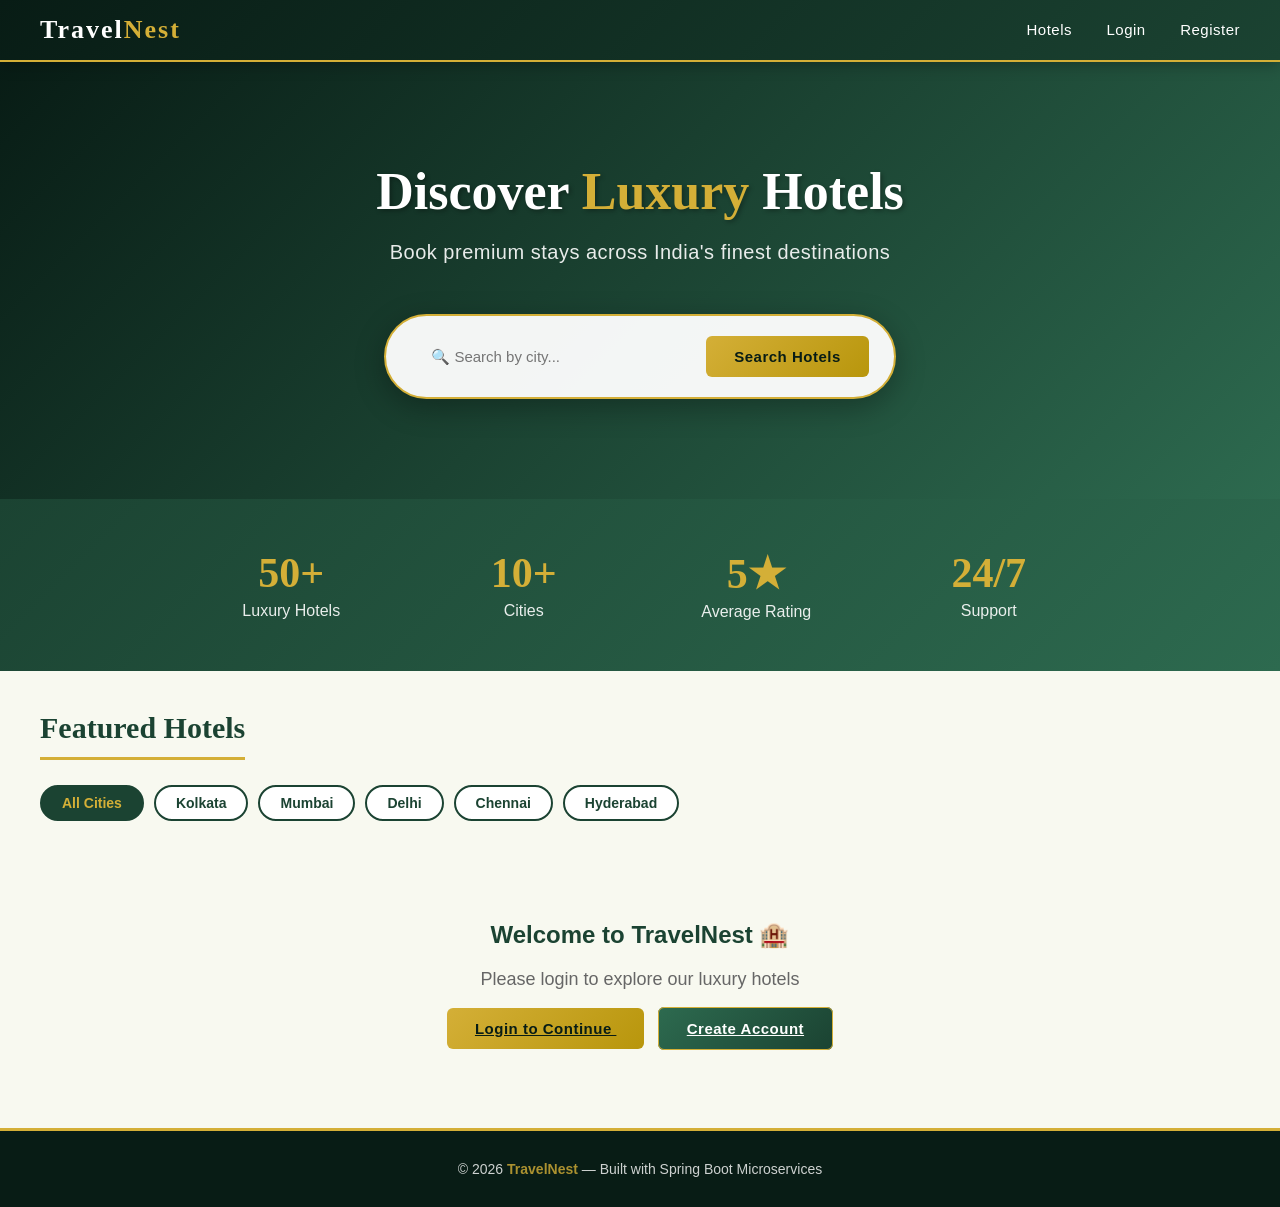
<file: frontend/index.html>
<!DOCTYPE html>
<html lang="en">
<head>
    <meta charset="UTF-8">
    <meta name="viewport" content="width=device-width, initial-scale=1.0">
    <title>TravelNest — Luxury Hotel Booking</title>
    <link rel="stylesheet" href="css/style.css">
</head>
<body>

<!-- NAVBAR -->
<nav class="navbar">
    <a href="index.html" class="logo">Travel<span>Nest</span></a>
    <div id="nav-links"></div>
</nav>

<!-- HERO SECTION -->
<section class="hero">
    <div class="hero-content">
        <h1>Discover <span>Luxury</span> Hotels</h1>
        <p>Book premium stays across India's finest destinations</p>

        <div class="search-box">
            <input
                    type="text"
                    id="search-city"
                    placeholder="🔍 Search by city..."
            />
            <button class="btn btn-primary" onclick="searchHotels()">
                Search Hotels
            </button>
        </div>
    </div>
</section>

<!-- STATS SECTION -->
<section class="stats-section">
    <div class="stats-grid">
        <div class="stat-item">
            <h3>50+</h3>
            <p>Luxury Hotels</p>
        </div>
        <div class="stat-item">
            <h3>10+</h3>
            <p>Cities</p>
        </div>
        <div class="stat-item">
            <h3>5★</h3>
            <p>Average Rating</p>
        </div>
        <div class="stat-item">
            <h3>24/7</h3>
            <p>Support</p>
        </div>
    </div>
</section>

<!-- CITY FILTER TABS -->
<div class="section" style="padding-bottom:0">
    <h2 class="section-title">Featured Hotels</h2>
</div>

<div class="city-tabs">
    <button class="city-tab active" onclick="filterCity('all', this)">
        All Cities
    </button>
    <button class="city-tab" onclick="filterCity('Kolkata', this)">
        Kolkata
    </button>
    <button class="city-tab" onclick="filterCity('Mumbai', this)">
        Mumbai
    </button>
    <button class="city-tab" onclick="filterCity('Delhi', this)">
        Delhi
    </button>
    <button class="city-tab" onclick="filterCity('Chennai', this)">
        Chennai
    </button>
    <button class="city-tab" onclick="filterCity('Hyderabad', this)">
        Hyderabad
    </button>
</div>

<!-- HOTELS GRID -->
<div id="hotels-container" class="hotels-grid">
    <div class="spinner">✨ Loading luxury hotels...</div>
</div>

<!-- FOOTER -->
<footer>
    <p>© 2026 <span>TravelNest</span> — Built with Spring Boot Microservices</p>
</footer>

<script src="js/auth.js"></script>
<script src="js/api.js"></script>
<script>
    updateNavbar();

    let allHotels = [];

    // Load all hotels
    async function loadHotels() {
        try {
            if (!isLoggedIn()) {
                document.getElementById("hotels-container").innerHTML = `
                    <div style="grid-column:1/-1; text-align:center; padding:60px">
                        <h2 style="color:var(--primary); margin-bottom:20px">
                            Welcome to TravelNest 🏨
                        </h2>
                        <p style="color:#666; margin-bottom:30px; font-size:18px">
                            Please login to explore our luxury hotels
                        </p>
                        <a href="login.html" class="btn btn-primary">
                            Login to Continue
                        </a>
                        &nbsp;&nbsp;
                        <a href="register.html" class="btn btn-success">
                            Create Account
                        </a>
                    </div>
                `;
                return;
            }

            allHotels = await HotelAPI.getAllHotels();
            displayHotels(allHotels);
        } catch (error) {
            document.getElementById("hotels-container").innerHTML = `
                <div class="alert alert-error">Failed to load hotels!</div>
            `;
        }
    }

    // Filter hotels by city
    async function filterCity(city, btn) {
        // Update active tab
        document.querySelectorAll('.city-tab').forEach(t =>
            t.classList.remove('active')
        );
        btn.classList.add('active');

        if (!isLoggedIn()) {
            window.location.href = "login.html";
            return;
        }

        if (city === 'all') {
            displayHotels(allHotels);
        } else {
            const filtered = allHotels.filter(h =>
                h.city.toLowerCase() === city.toLowerCase()
            );
            displayHotels(filtered);
        }
    }

    // Search hotels by city
    async function searchHotels() {
        const city = document.getElementById("search-city").value.trim();

        if (!isLoggedIn()) {
            window.location.href = "login.html";
            return;
        }

        if (!city) {
            displayHotels(allHotels);
            return;
        }

        document.getElementById("hotels-container").innerHTML = `
            <div class="spinner">Searching...</div>
        `;

        try {
            const hotels = await HotelAPI.getHotelsByCity(city);
            displayHotels(hotels);
        } catch (error) {
            document.getElementById("hotels-container").innerHTML = `
                <div class="alert alert-error">Search failed!</div>
            `;
        }
    }

    // Display hotels as cards
    function displayHotels(hotels) {
        const container = document.getElementById("hotels-container");

        if (!hotels || hotels.length === 0) {
            container.innerHTML = `
                <div style="grid-column:1/-1; text-align:center; padding:40px">
                    <p style="font-size:18px; color:#666">
                        No hotels found in this city.
                    </p>
                </div>
            `;
            return;
        }

        container.innerHTML = hotels.map(hotel => `
            <div class="hotel-card"
                 onclick="window.location.href=
                 'hotel-detail.html?id=${hotel.id}'">
                <div style="overflow:hidden; height:210px">
                    <img src="${hotel.imageUrl ||
                        'https://images.unsplash.com/photo-1566073771259-6a8506099945?w=800'}"
                         alt="${hotel.name}"
                         style="width:100%; height:210px; object-fit:cover"
                         onerror="this.src=
                         'https://images.unsplash.com/photo-1566073771259-6a8506099945?w=800'">
                </div>
                <div class="hotel-card-body">
                    <h3>${hotel.name}</h3>
                    <p class="city">📍 ${hotel.city}</p>
                    <p class="description">${hotel.description}</p>
                    <p class="rating">⭐ ${hotel.rating} / 5.0</p>
                </div>
            </div>
        `).join("");
    }

    // Allow Enter key for search
    document.getElementById("search-city").addEventListener("keypress", (e) => {
        if (e.key === "Enter") searchHotels();
    });

    loadHotels();
</script>

</body>
</html>
</file>
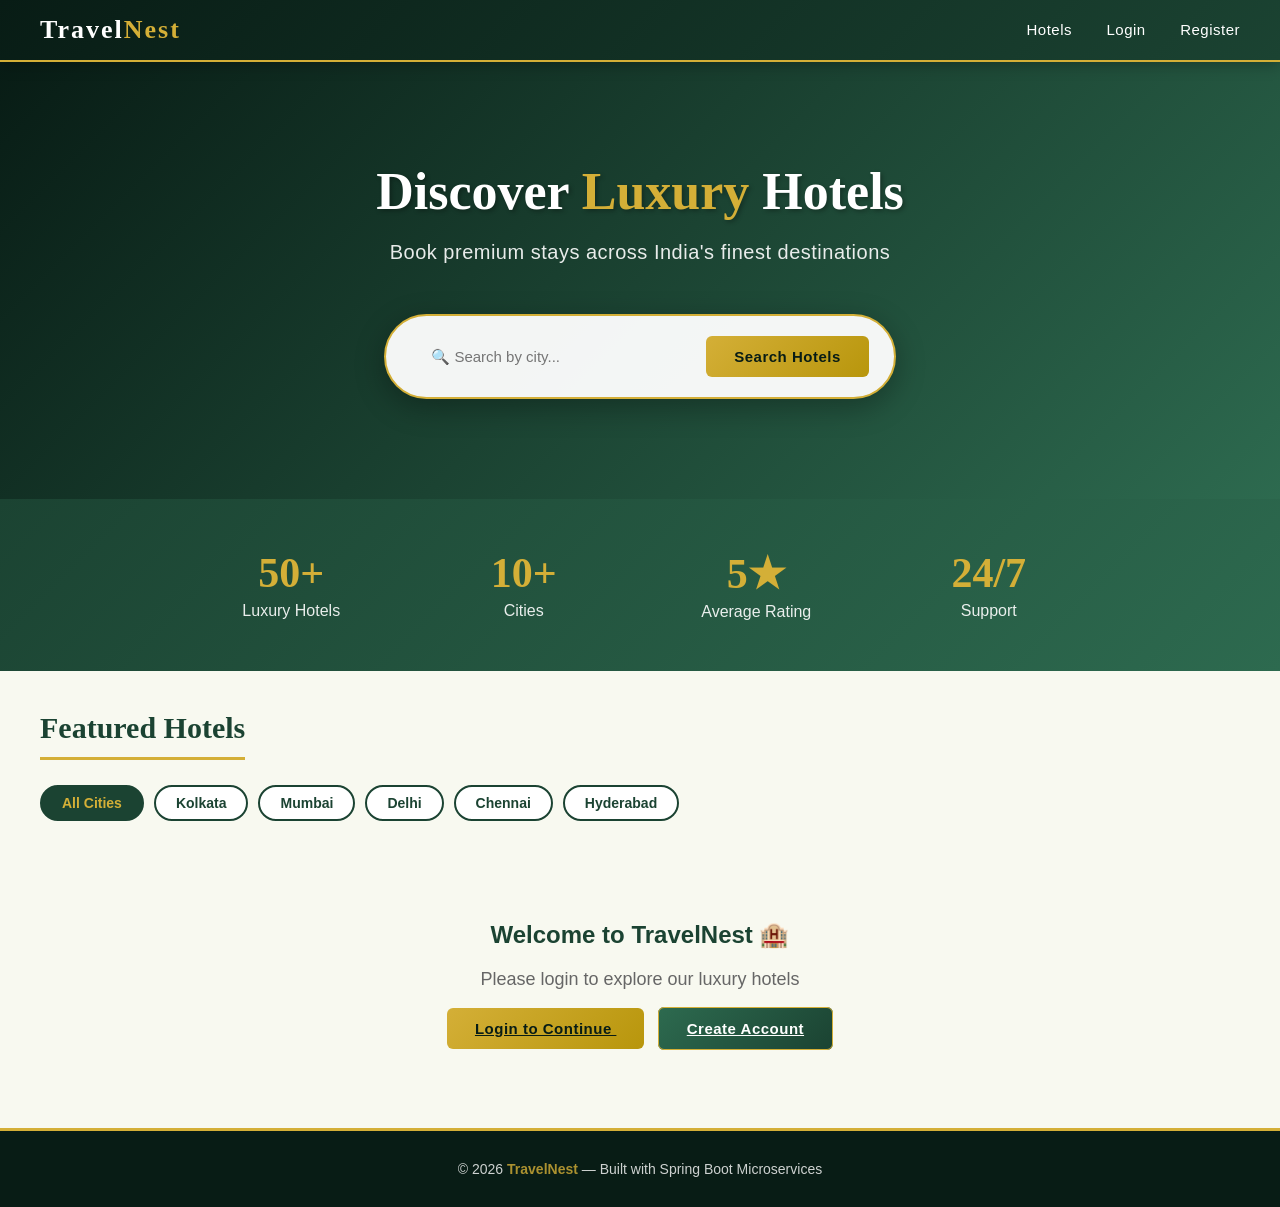
<file: frontend/booking.html>
<!DOCTYPE html>
<html lang="en">
<head>
    <meta charset="UTF-8">
    <meta name="viewport" content="width=device-width, initial-scale=1.0">
    <title>Book Room — TravelNest</title>
    <link rel="stylesheet" href="css/style.css">
</head>
<body>

<!-- NAVBAR -->
<nav class="navbar">
    <a href="index.html" class="logo">Travel<span>Nest</span></a>
    <div id="nav-links"></div>
</nav>

<!-- BOOKING FORM -->
<div class="form-container" style="max-width:550px">
    <h2>📅 Complete Your Booking</h2>

    <div id="alert-box"></div>

    <!-- Room Summary -->
    <div id="room-summary" style="background:#e3f2fd; padding:15px;
         border-radius:8px; margin-bottom:25px"></div>

    <div class="form-group">
        <label>Check-in Date</label>
        <input type="date" id="checkIn" />
    </div>

    <div class="form-group">
        <label>Check-out Date</label>
        <input type="date" id="checkOut" />
    </div>

    <div class="form-group">
        <label>Number of Guests</label>
        <input type="number" id="guests" value="1" min="1" max="10" />
    </div>

    <!-- Price Summary -->
    <div id="price-summary" style="background:#f5f5f5; padding:15px;
         border-radius:8px; margin-bottom:20px">
        <p>Select dates to see total price</p>
    </div>

    <button class="btn btn-success" style="width:100%"
            onclick="confirmBooking()">
        💳 Confirm & Pay
    </button>

    <button class="btn btn-danger" style="width:100%; margin-top:10px"
            onclick="history.back()">
        ← Go Back
    </button>
</div>

<script src="js/auth.js"></script>
<script src="js/api.js"></script>
<script>
    requireAuth();
    updateNavbar();

    // Get selected room from localStorage
    const selectedRoom = JSON.parse(
        localStorage.getItem("selectedRoom") || "{}"
    );

    if (!selectedRoom.roomId) {
        window.location.href = "index.html";
    }

    // Show room summary
    document.getElementById("room-summary").innerHTML = `
        <strong>🏨 Room ${selectedRoom.roomNumber}</strong><br>
        <span>₹${selectedRoom.price}/night</span>
    `;

    // Set minimum date to today
    const today = new Date().toISOString().split("T")[0];
    document.getElementById("checkIn").min = today;
    document.getElementById("checkOut").min = today;

    // Calculate price when dates change
    document.getElementById("checkIn").addEventListener("change", updatePrice);
    document.getElementById("checkOut").addEventListener("change", updatePrice);

    function updatePrice() {
        const checkIn = document.getElementById("checkIn").value;
        const checkOut = document.getElementById("checkOut").value;

        if (checkIn && checkOut) {
            const nights = Math.ceil(
                (new Date(checkOut) - new Date(checkIn)) / (1000 * 60 * 60 * 24)
            );

            if (nights <= 0) {
                document.getElementById("price-summary").innerHTML = `
                    <p style="color:red">Check-out must be after check-in!</p>
                `;
                return;
            }

            const total = nights * selectedRoom.price;
            document.getElementById("price-summary").innerHTML = `
                <p>🌙 Nights: <strong>${nights}</strong></p>
                <p>💰 Price/night: <strong>₹${selectedRoom.price}</strong></p>
                <p style="font-size:18px; color:#43a047; font-weight:bold">
                    Total: ₹${total}
                </p>
            `;
        }
    }

    // Confirm booking
    async function confirmBooking() {
        const checkIn = document.getElementById("checkIn").value;
        const checkOut = document.getElementById("checkOut").value;
        const guests = document.getElementById("guests").value;
        const alertBox = document.getElementById("alert-box");

        if (!checkIn || !checkOut) {
            alertBox.innerHTML = `
                <div class="alert alert-error">Please select dates!</div>
            `;
            return;
        }

        const bookingData = {
            hotelId: parseInt(selectedRoom.hotelId),
            roomId: parseInt(selectedRoom.roomId),
            userEmail: getUserEmail(),
            checkInDate: checkIn,
            checkOutDate: checkOut,
            numberOfGuests: parseInt(guests)
        };

        try {
            alertBox.innerHTML = `
                <div class="alert alert-success">Processing payment... ⏳</div>
            `;

            const booking = await BookingAPI.createBooking(bookingData);

            if (booking.status === "CONFIRMED") {
                alertBox.innerHTML = `
                    <div class="alert alert-success">
                        🎉 Booking Confirmed! Check your email for details.
                    </div>
                `;
                // Clear selected room
                localStorage.removeItem("selectedRoom");
                // Redirect to dashboard after 2 seconds
                setTimeout(() => window.location.href = "dashboard.html", 2000);
            } else {
                alertBox.innerHTML = `
                    <div class="alert alert-error">Booking failed! Try again.</div>
                `;
            }
        } catch (error) {
            alertBox.innerHTML = `
                <div class="alert alert-error">Booking failed! Try again.</div>
            `;
        }
    }
</script>

</body>
</html>
</file>
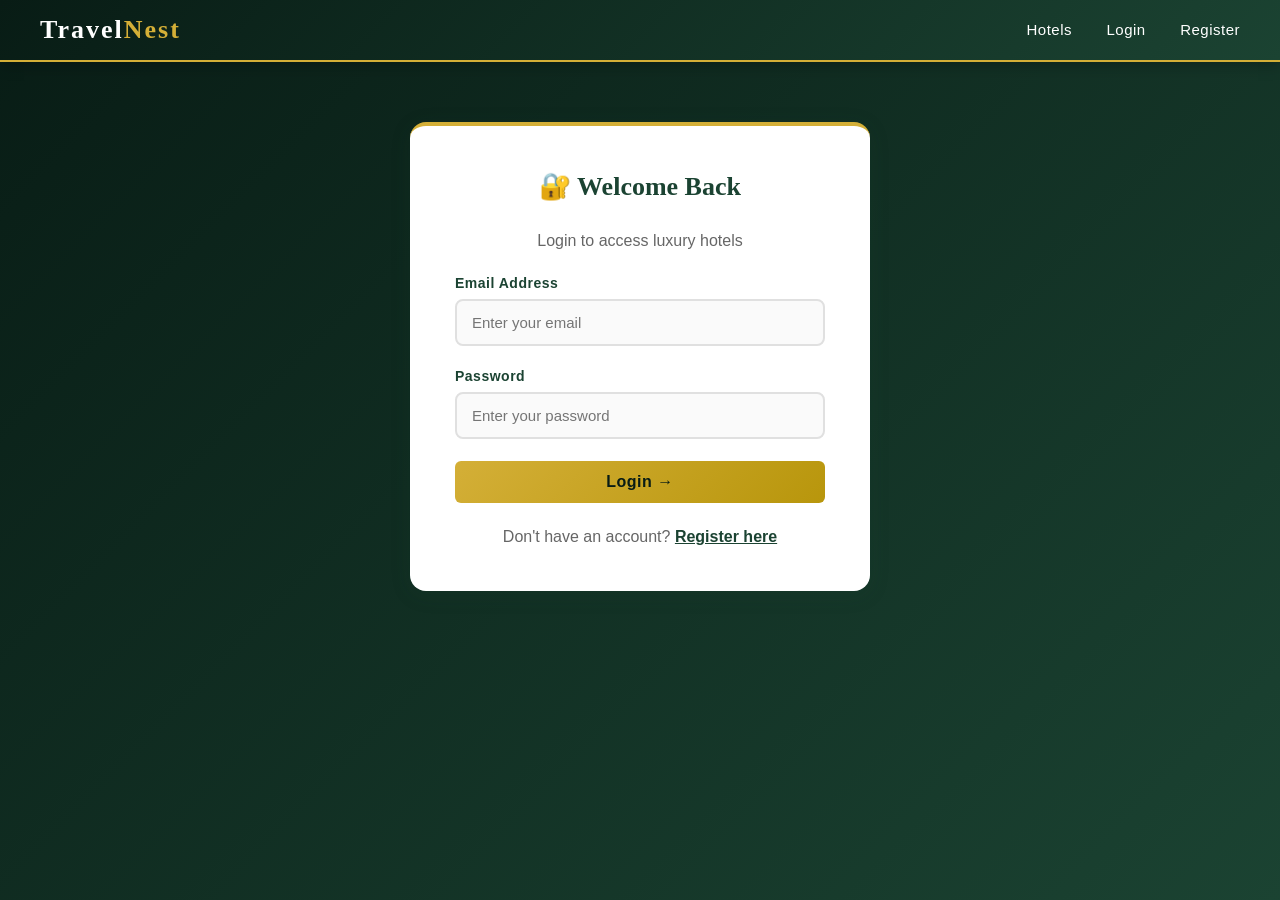
<file: frontend/dashboard.html>
<!DOCTYPE html>
<html lang="en">
<head>
    <meta charset="UTF-8">
    <meta name="viewport" content="width=device-width, initial-scale=1.0">
    <title>My Bookings — TravelNest</title>
    <link rel="stylesheet" href="css/style.css">
</head>
<body>

<!-- NAVBAR -->
<nav class="navbar">
    <a href="index.html" class="logo">Travel<span>Nest</span></a>
    <div id="nav-links"></div>
</nav>

<!-- DASHBOARD -->
<div class="section">
    <h2 class="section-title">📋 My Bookings</h2>

    <div id="alert-box"></div>
    <div id="bookings-container">
        <div class="spinner">Loading your bookings...</div>
    </div>
</div>

<script src="js/auth.js"></script>
<script src="js/api.js"></script>
<script>
    requireAuth();
    updateNavbar();

    // Load user bookings
    async function loadBookings() {
        try {
            const email = getUserEmail();
            const bookings = await BookingAPI.getUserBookings(email);
            const container = document.getElementById("bookings-container");

            if (!bookings || bookings.length === 0) {
                container.innerHTML = `
                    <div class="alert alert-error">
                        No bookings yet!
                        <a href="index.html">Book a hotel</a>
                    </div>
                `;
                return;
            }

            // Show newest bookings first
            bookings.reverse();

            container.innerHTML = bookings.map(booking => `
                <div class="booking-card">
                    <div class="booking-info">
                        <h3>🏨 ${booking.hotelName}</h3>
                        <p>🛏️ Room: ${booking.roomNumber}</p>
                        <p>📅 Check-in: ${booking.checkInDate}</p>
                        <p>📅 Check-out: ${booking.checkOutDate}</p>
                        <p>👥 Guests: ${booking.numberOfGuests}</p>
                        <p>💰 Total: ₹${booking.totalAmount}</p>
                    </div>
                    <div style="text-align:center">
                        <span class="status-badge status-${booking.status.toLowerCase()}">
                            ${booking.status}
                        </span>
                        ${booking.status === "CONFIRMED" ? `
                            <br><br>
                            <button class="btn btn-danger"
                                    onclick="cancelBooking(${booking.id})">
                                Cancel
                            </button>
                        ` : ""}
                    </div>
                </div>
            `).join("");

        } catch (error) {
            document.getElementById("bookings-container").innerHTML = `
                <div class="alert alert-error">Failed to load bookings!</div>
            `;
        }
    }

    // Cancel booking
    async function cancelBooking(bookingId) {
        if (!confirm("Are you sure you want to cancel this booking?")) return;

        try {
            const result = await BookingAPI.cancelBooking(bookingId);
            if (result.status === "CANCELLED") {
                document.getElementById("alert-box").innerHTML = `
                    <div class="alert alert-success">
                        Booking cancelled successfully!
                    </div>
                `;
                loadBookings(); // Reload bookings
            }
        } catch (error) {
            document.getElementById("alert-box").innerHTML = `
                <div class="alert alert-error">Cancellation failed!</div>
            `;
        }
    }

    loadBookings();
</script>

</body>
</html>
</file>
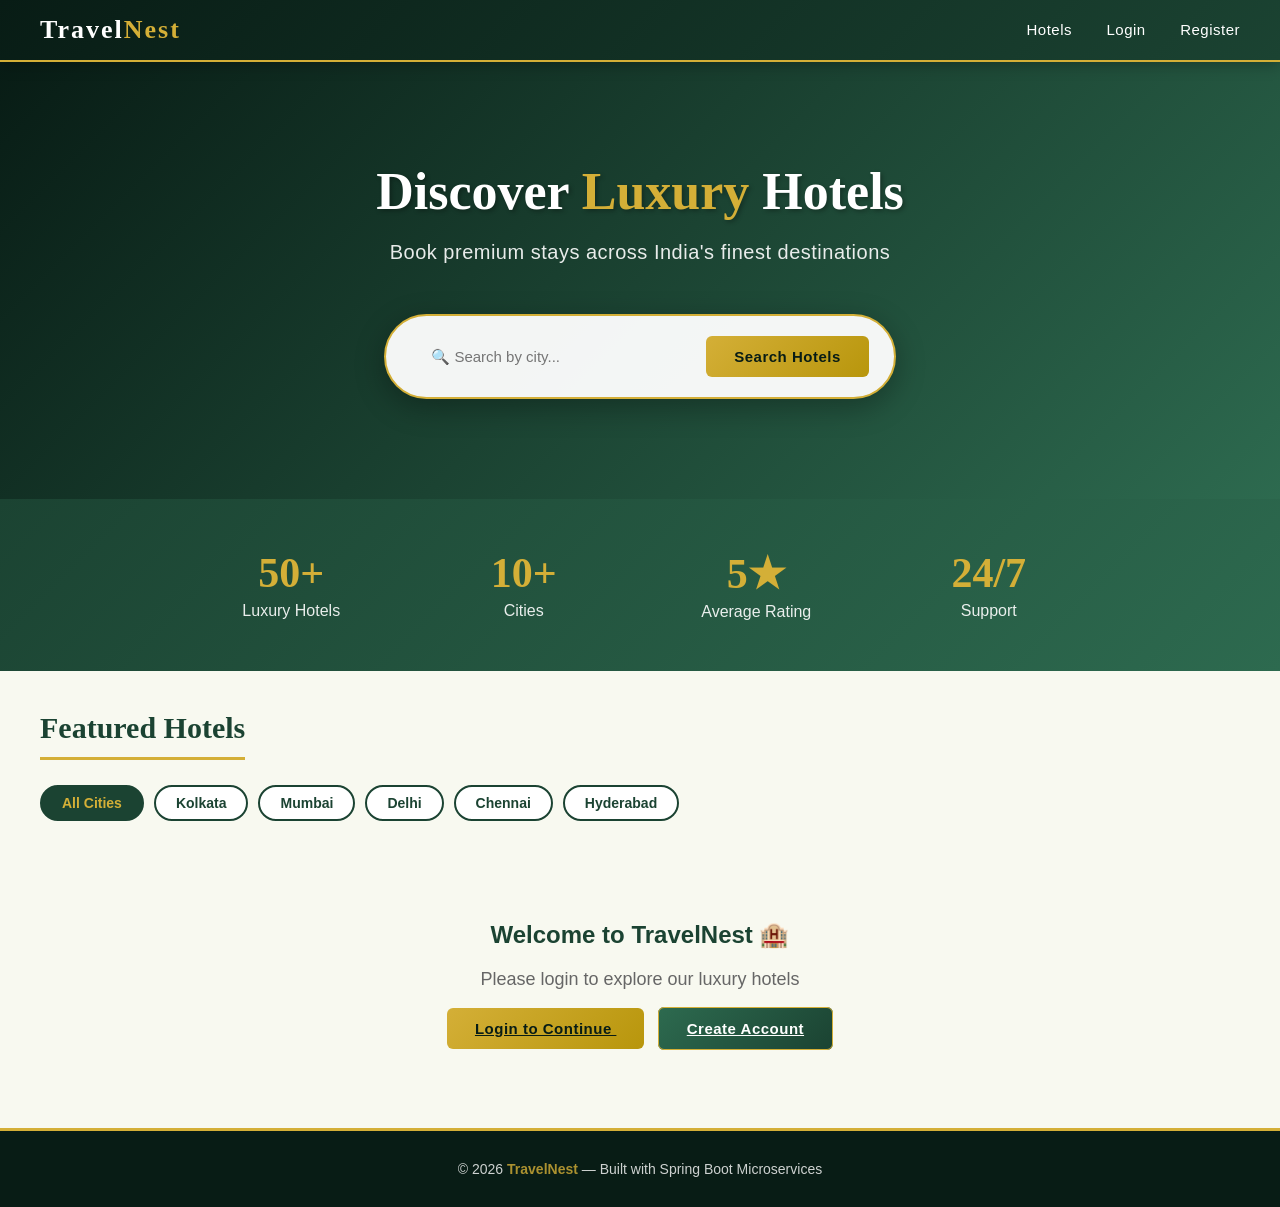
<file: frontend/hotel-detail.html>
<!DOCTYPE html>
<html lang="en">
<head>
    <meta charset="UTF-8">
    <meta name="viewport" content="width=device-width, initial-scale=1.0">
    <title>Hotel Details — TravelNest</title>
    <link rel="stylesheet" href="css/style.css">
</head>
<body>

<!-- NAVBAR -->
<nav class="navbar">
    <a href="index.html" class="logo">Travel<span>Nest</span></a>
    <div id="nav-links"></div>
</nav>

<!-- HOTEL DETAILS -->
<div class="section">

    <!-- Hotel Info -->
    <div id="hotel-info" class="spinner">Loading hotel...</div>

    <!-- Available Rooms -->
    <h2 class="section-title" style="margin-top:40px">Available Rooms</h2>
    <div id="rooms-container" class="rooms-grid">
        <div class="spinner">Loading rooms...</div>
    </div>
</div>

<script src="js/auth.js"></script>
<script src="js/api.js"></script>
<script>
    requireAuth();
    updateNavbar();

    // Get hotel id from URL
    // URL looks like: hotel-detail.html?id=1
    const urlParams = new URLSearchParams(window.location.search);
    const hotelId = urlParams.get("id");

    if (!hotelId) {
        window.location.href = "index.html";
    }

    // Load hotel details
    async function loadHotelDetail() {
        try {
            const hotel = await HotelAPI.getHotelById(hotelId);

            document.getElementById("hotel-info").innerHTML = `
                <div style="background:white; border-radius:12px;
                            padding:30px; box-shadow:0 4px 15px rgba(0,0,0,0.1)">
                    <img src="${hotel.imageUrl || 'https://via.placeholder.com/800x300?text=' + hotel.name}"
                         style="width:100%; height:300px; object-fit:cover;
                                border-radius:8px; margin-bottom:20px"
                         onerror="this.src='https://via.placeholder.com/800x300?text=Hotel'">
                    <h1 style="color:#1a73e8">${hotel.name}</h1>
                    <p>📍 ${hotel.address}, ${hotel.city}</p>
                    <p style="margin-top:10px">${hotel.description}</p>
                    <p style="color:#ffa000; font-weight:bold; margin-top:10px">
                        ⭐ ${hotel.rating}/5
                    </p>
                </div>
            `;

            // Load available rooms
            loadRooms();
        } catch (error) {
            document.getElementById("hotel-info").innerHTML = `
                <div class="alert alert-error">Failed to load hotel!</div>
            `;
        }
    }

    // Load available rooms
    async function loadRooms() {
        try {
            const rooms = await HotelAPI.getAvailableRooms(hotelId);
            const container = document.getElementById("rooms-container");

            if (!rooms || rooms.length === 0) {
                container.innerHTML = `
                    <div class="alert alert-error">No rooms available!</div>
                `;
                return;
            }

            container.innerHTML = rooms.map(room => `
                <div class="room-card">
                    <h4>Room ${room.roomNumber}</h4>
                    <span class="badge badge-available">✅ Available</span>
                    <p><strong>Type:</strong> ${room.roomType}</p>
                    <p><strong>Capacity:</strong> ${room.capacity} guests</p>
                    <p>${room.description || ''}</p>
                    <p class="price">₹${room.pricePerNight}/night</p>
                    <button class="btn btn-primary" style="width:100%; margin-top:10px"
                            onclick="bookRoom(${room.id}, ${room.pricePerNight}, '${room.roomNumber}')">
                        Book Now
                    </button>
                </div>
            `).join("");
        } catch (error) {
            document.getElementById("rooms-container").innerHTML = `
                <div class="alert alert-error">Failed to load rooms!</div>
            `;
        }
    }

    // Book room → go to booking page
    function bookRoom(roomId, price, roomNumber) {
        // Save booking details to localStorage
        localStorage.setItem("selectedRoom", JSON.stringify({
            roomId, price, roomNumber, hotelId
        }));
        window.location.href = "booking.html";
    }

    loadHotelDetail();
</script>

</body>
</html>
</file>
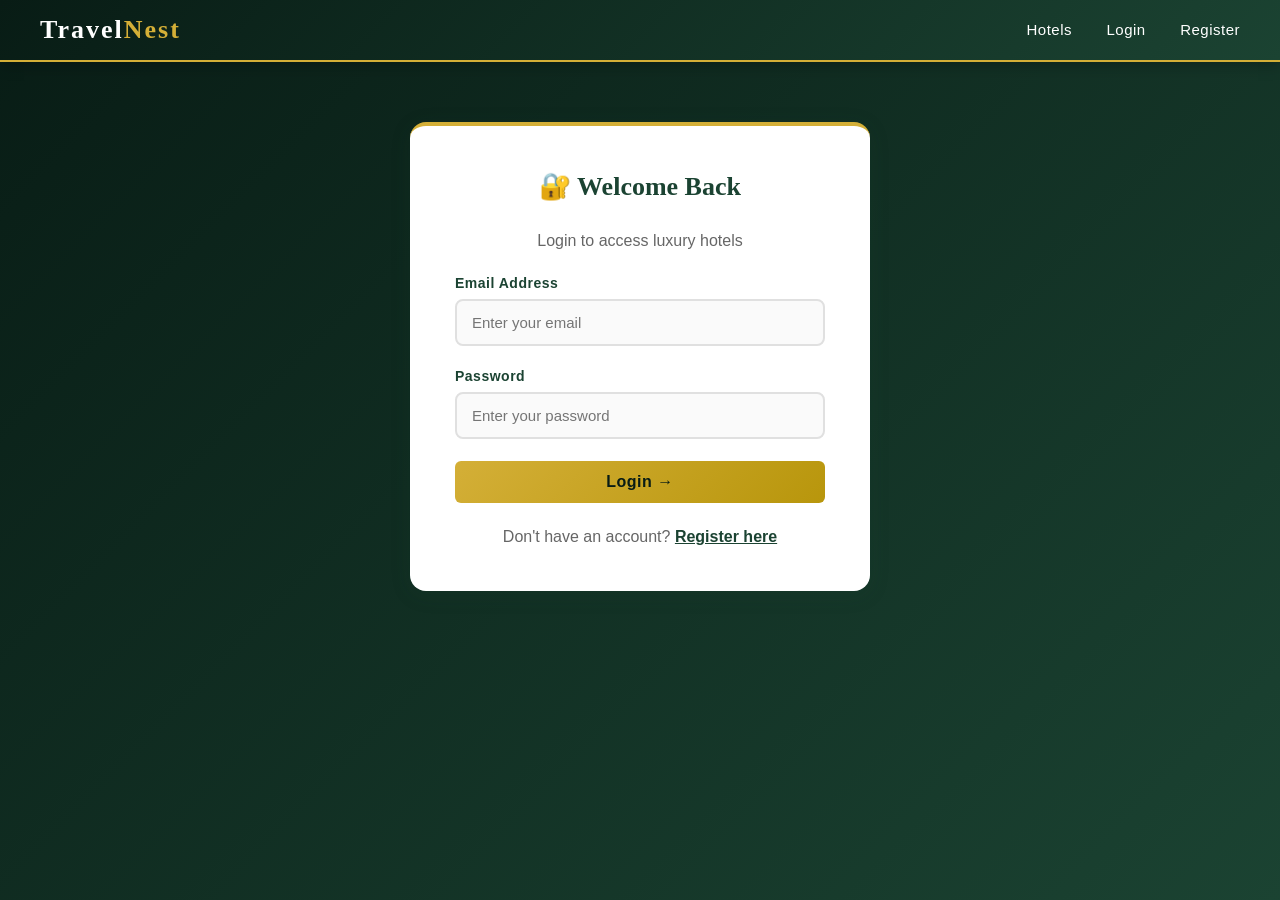
<file: frontend/hotels.html>
<!DOCTYPE html>
<html lang="en">
<head>
    <meta charset="UTF-8">
    <meta name="viewport" content="width=device-width, initial-scale=1.0">
    <title>Hotels — TravelNest</title>
    <link rel="stylesheet" href="css/style.css">
</head>
<body>

<nav class="navbar">
    <a href="index.html" class="logo">Travel<span>Nest</span></a>
    <div id="nav-links"></div>
</nav>

<section class="section">
    <h2 class="section-title">All Hotels</h2>

    <!-- Search Bar -->
    <div style="margin-bottom:30px">
        <input type="text" id="search-city"
               placeholder="Search by city..."
               style="padding:12px; width:300px; border:2px solid #e0e0e0;
                      border-radius:8px; font-size:15px; outline:none"/>
        <button class="btn btn-primary" onclick="searchHotels()">
            🔍 Search
        </button>
        <button class="btn" style="background:#grey"
                onclick="loadAllHotels()">
            Show All
        </button>
    </div>

    <div id="hotels-container" class="hotels-grid">
        <div class="spinner">Loading hotels...</div>
    </div>
</section>

<footer>
    <p>© 2026 TravelNest. Built with Spring Boot Microservices.</p>
</footer>

<script src="js/auth.js"></script>
<script src="js/api.js"></script>
<script>
    requireAuth();
    updateNavbar();

    async function loadAllHotels() {
        document.getElementById("hotels-container").innerHTML =
            `<div class="spinner">Loading...</div>`;
        try {
            const hotels = await HotelAPI.getAllHotels();
            displayHotels(hotels);
        } catch (e) {
            document.getElementById("hotels-container").innerHTML =
                `<div class="alert alert-error">Failed to load!</div>`;
        }
    }

    async function searchHotels() {
        const city = document.getElementById("search-city").value.trim();
        if (!city) { loadAllHotels(); return; }

        document.getElementById("hotels-container").innerHTML =
            `<div class="spinner">Searching...</div>`;
        try {
            const hotels = await HotelAPI.getHotelsByCity(city);
            displayHotels(hotels);
        } catch (e) {
            document.getElementById("hotels-container").innerHTML =
                `<div class="alert alert-error">Search failed!</div>`;
        }
    }

    function displayHotels(hotels) {
        const container = document.getElementById("hotels-container");
        if (!hotels || hotels.length === 0) {
            container.innerHTML =
                `<div class="alert alert-error">No hotels found!</div>`;
            return;
        }
        container.innerHTML = hotels.map(hotel => `
            <div class="hotel-card"
                 onclick="window.location.href=
                 'hotel-detail.html?id=${hotel.id}'">
                <img src="${hotel.imageUrl ||
                    'https://via.placeholder.com/300x200?text=Hotel'}"
                     alt="${hotel.name}"
                     onerror="this.src=
                     'https://via.placeholder.com/300x200?text=Hotel'">
                <div class="hotel-card-body">
                    <h3>${hotel.name}</h3>
                    <p class="city">📍 ${hotel.city}</p>
                    <p>${hotel.description}</p>
                    <p class="rating">⭐ ${hotel.rating}/5</p>
                </div>
            </div>
        `).join("");
    }

    loadAllHotels();
</script>
</body>
</html>
</file>
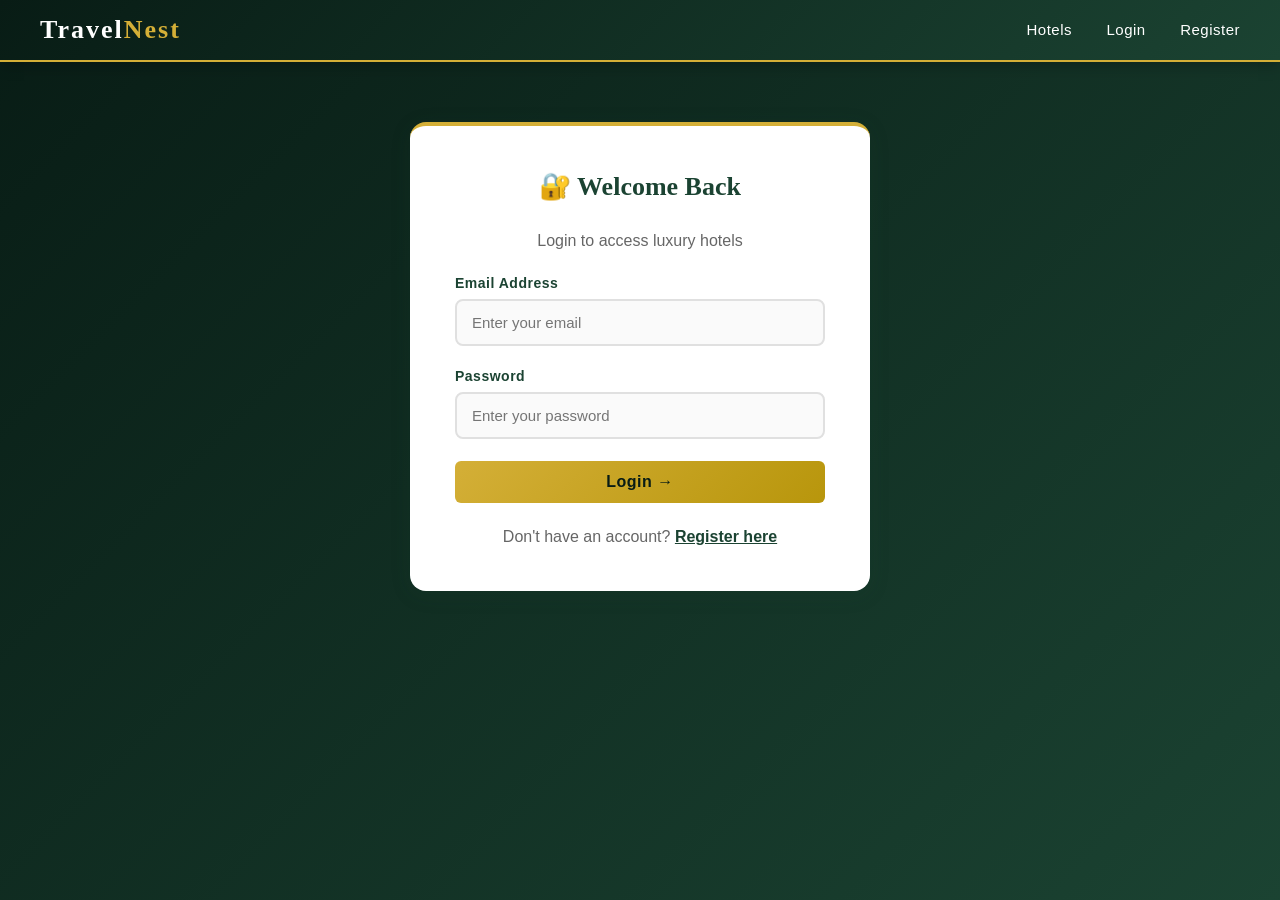
<file: frontend/login.html>
<!DOCTYPE html>
<html lang="en">
<head>
    <meta charset="UTF-8">
    <meta name="viewport" content="width=device-width, initial-scale=1.0">
    <title>Login — TravelNest</title>
    <link rel="stylesheet" href="css/style.css">
    <style>
        body {
            background: linear-gradient(135deg, #081C15, #1B4332);
            min-height: 100vh;
        }
        .form-container {
            border-top: 4px solid #D4AF37;
        }
        .form-link {
            color: #1B4332;
            font-weight: bold;
        }
    </style>
</head>
<body>

<nav class="navbar">
    <a href="index.html" class="logo">Travel<span>Nest</span></a>
    <div id="nav-links"></div>
</nav>

<div class="form-container">
    <h2>🔐 Welcome Back</h2>
    <p style="text-align:center; color:#666; margin-bottom:25px">
        Login to access luxury hotels
    </p>

    <div id="alert-box"></div>

    <div class="form-group">
        <label>Email Address</label>
        <input type="email" id="email" placeholder="Enter your email" />
    </div>

    <div class="form-group">
        <label>Password</label>
        <input type="password" id="password" placeholder="Enter your password" />
    </div>

    <button class="btn btn-primary" style="width:100%; font-size:16px"
            onclick="handleLogin()">
        Login →
    </button>

    <p style="text-align:center; margin-top:25px; color:#666">
        Don't have an account?
        <a href="register.html" class="form-link">Register here</a>
    </p>
</div>

<script src="js/auth.js"></script>
<script src="js/api.js"></script>
<script>
    updateNavbar();
    if (isLoggedIn()) window.location.href = "index.html";

    async function handleLogin() {
        const email = document.getElementById("email").value.trim();
        const password = document.getElementById("password").value.trim();
        const alertBox = document.getElementById("alert-box");

        if (!email || !password) {
            alertBox.innerHTML = `
                <div class="alert alert-error">Please fill all fields!</div>
            `;
            return;
        }

        try {
            alertBox.innerHTML = `
                <div class="alert" style="background:#E8F5E9; color:#2E7D32">
                    Logging in...
                </div>
            `;
            const response = await UserAPI.login(email, password);

            if (response.token) {
                saveUserData(response.token, response.email, response.role);
                alertBox.innerHTML = `
                    <div class="alert alert-success">
                        ✅ Login successful! Redirecting...
                    </div>
                `;
                setTimeout(() => window.location.href = "index.html", 1000);
            } else {
                alertBox.innerHTML = `
                    <div class="alert alert-error">
                        Invalid email or password!
                    </div>
                `;
            }
        } catch (error) {
            alertBox.innerHTML = `
                <div class="alert alert-error">Login failed! Try again.</div>
            `;
        }
    }

    document.addEventListener("keypress", (e) => {
        if (e.key === "Enter") handleLogin();
    });
</script>

</body>
</html>
</file>
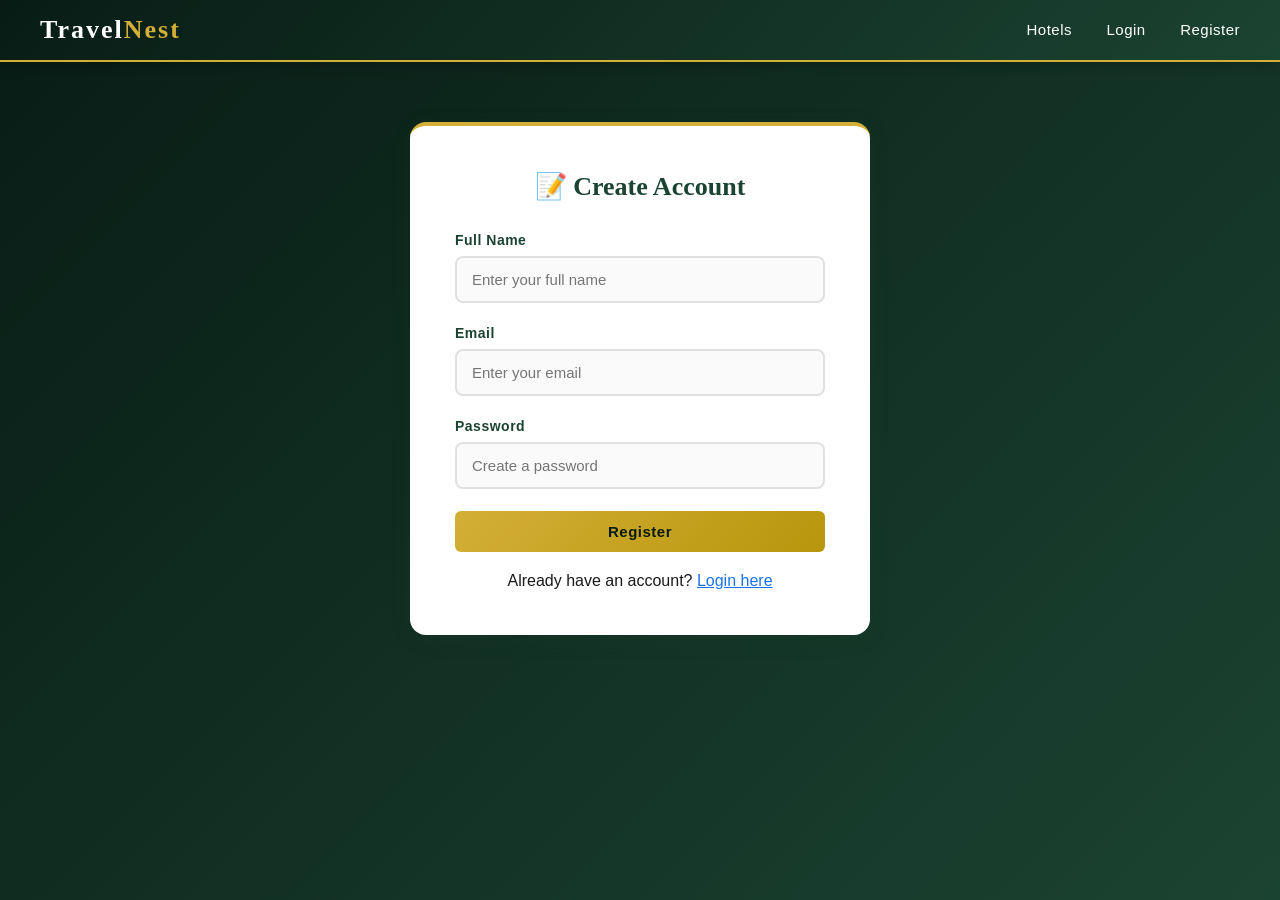
<file: frontend/register.html>
<!DOCTYPE html>
<html lang="en">
<head>
    <meta charset="UTF-8">
    <meta name="viewport" content="width=device-width, initial-scale=1.0">
    <title>Register — TravelNest</title>
    <link rel="stylesheet" href="css/style.css">
    <style>
        body {
            background: linear-gradient(135deg, #081C15, #1B4332);
            min-height: 100vh;
        }
        .form-container {
            border-top: 4px solid #D4AF37;
        }
        .form-link {
            color: #1B4332;
            font-weight: bold;
        }
    </style>
</head>
<body>

<!-- NAVBAR -->
<nav class="navbar">
    <a href="index.html" class="logo">Travel<span>Nest</span></a>
    <div id="nav-links"></div>
</nav>

<!-- REGISTER FORM -->
<div class="form-container">
    <h2>📝 Create Account</h2>

    <div id="alert-box"></div>

    <div class="form-group">
        <label>Full Name</label>
        <input type="text" id="name" placeholder="Enter your full name" />
    </div>

    <div class="form-group">
        <label>Email</label>
        <input type="email" id="email" placeholder="Enter your email" />
    </div>

    <div class="form-group">
        <label>Password</label>
        <input type="password" id="password" placeholder="Create a password" />
    </div>

    <button class="btn btn-primary" style="width:100%" onclick="handleRegister()">
        Register
    </button>

    <p style="text-align:center; margin-top:20px">
        Already have an account?
        <a href="login.html" style="color:#1a73e8">Login here</a>
    </p>
</div>

<script src="js/auth.js"></script>
<script src="js/api.js"></script>
<script>
    updateNavbar();

    async function handleRegister() {
        const name = document.getElementById("name").value.trim();
        const email = document.getElementById("email").value.trim();
        const password = document.getElementById("password").value.trim();
        const alertBox = document.getElementById("alert-box");

        if (!name || !email || !password) {
            alertBox.innerHTML = `
                <div class="alert alert-error">Please fill all fields!</div>
            `;
            return;
        }

        try {
            const response = await UserAPI.register(name, email, password);

            if (response === "User registered successfully!") {
                alertBox.innerHTML = `
                    <div class="alert alert-success">
                        Registered! Redirecting to login...
                    </div>
                `;
                setTimeout(() => window.location.href = "login.html", 1500);
            } else {
                alertBox.innerHTML = `
                    <div class="alert alert-error">${response}</div>
                `;
            }
        } catch (error) {
            alertBox.innerHTML = `
                <div class="alert alert-error">Registration failed!</div>
            `;
        }
    }
</script>

</body>
</html>
</file>
<file: frontend/css/style.css>
/*TravelNest — Dark Green & Gold Theme */

/* CSS Variables — Color Palette */
:root {
    --primary: #1B4332;        /* Dark Green */
    --primary-light: #2D6A4F;  /* Medium Green */
    --primary-dark: #081C15;   /* Very Dark Green */
    --gold: #D4AF37;           /* Gold */
    --gold-light: #F0D060;     /* Light Gold */
    --gold-dark: #B8960C;      /* Dark Gold */
    --white: #FFFFFF;
    --light-bg: #F8F9F0;       /* Off White with green tint */
    --card-bg: #FFFFFF;
    --text-dark: #1a1a1a;
    --text-gray: #666666;
    --shadow: 0 4px 20px rgba(27, 67, 50, 0.15);
    --shadow-hover: 0 8px 30px rgba(27, 67, 50, 0.25);
}

/* Reset & Base */
* {
    margin: 0;
    padding: 0;
    box-sizing: border-box;
}

body {
    font-family: 'Segoe UI', Tahoma, Geneva, Verdana, sans-serif;
    background-color: var(--light-bg);
    color: var(--text-dark);
}

/* ─────────────────────────────────────────
   NAVBAR
───────────────────────────────────────── */
.navbar {
    background: linear-gradient(135deg, var(--primary-dark), var(--primary));
    padding: 15px 40px;
    display: flex;
    justify-content: space-between;
    align-items: center;
    box-shadow: 0 2px 15px rgba(0,0,0,0.3);
    position: sticky;
    top: 0;
    z-index: 1000;
    border-bottom: 2px solid var(--gold);
}

.navbar .logo {
    color: var(--white);
    font-size: 26px;
    font-weight: bold;
    text-decoration: none;
    letter-spacing: 2px;
    font-family: Georgia, serif;
}

.navbar .logo span {
    color: var(--gold);
}

#nav-links a {
    color: var(--white);
    text-decoration: none;
    margin-left: 30px;
    font-size: 15px;
    transition: color 0.3s;
    letter-spacing: 0.5px;
}

#nav-links a:hover {
    color: var(--gold);
}

/* ─────────────────────────────────────────
   BUTTONS
───────────────────────────────────────── */
.btn {
    padding: 12px 28px;
    border: none;
    border-radius: 6px;
    cursor: pointer;
    font-size: 15px;
    font-weight: 600;
    transition: all 0.3s;
    letter-spacing: 0.5px;
}

.btn-primary {
    background: linear-gradient(135deg, var(--gold), var(--gold-dark));
    color: var(--primary-dark);
    border: none;
}

.btn-primary:hover {
    background: linear-gradient(135deg, var(--gold-light), var(--gold));
    transform: translateY(-2px);
    box-shadow: 0 4px 15px rgba(212, 175, 55, 0.4);
}

.btn-danger {
    background: #c62828;
    color: white;
}

.btn-danger:hover {
    background: #b71c1c;
    transform: translateY(-2px);
}

.btn-success {
    background: linear-gradient(135deg, var(--primary-light), var(--primary));
    color: white;
    border: 1px solid var(--gold);
}

.btn-success:hover {
    background: linear-gradient(135deg, var(--primary), var(--primary-dark));
    transform: translateY(-2px);
    box-shadow: 0 4px 15px rgba(27, 67, 50, 0.4);
}

/* ─────────────────────────────────────────
   FORMS
───────────────────────────────────────── */
.form-container {
    max-width: 460px;
    margin: 60px auto;
    background: var(--card-bg);
    padding: 45px;
    border-radius: 16px;
    box-shadow: var(--shadow);
    border-top: 4px solid var(--gold);
}

.form-container h2 {
    text-align: center;
    margin-bottom: 30px;
    color: var(--primary);
    font-family: Georgia, serif;
    font-size: 26px;
}

.form-group {
    margin-bottom: 22px;
}

.form-group label {
    display: block;
    margin-bottom: 8px;
    font-weight: 600;
    color: var(--primary);
    font-size: 14px;
    letter-spacing: 0.5px;
}

.form-group input,
.form-group select {
    width: 100%;
    padding: 13px 15px;
    border: 2px solid #e0e0e0;
    border-radius: 8px;
    font-size: 15px;
    transition: border-color 0.3s;
    outline: none;
    background: #fafafa;
}

.form-group input:focus,
.form-group select:focus {
    border-color: var(--gold);
    background: white;
}

/* ─────────────────────────────────────────
   HOTEL CARDS
───────────────────────────────────────── */
.hotels-grid {
    display: grid;
    grid-template-columns: repeat(auto-fill, minmax(300px, 1fr));
    gap: 25px;
    padding: 30px 40px;
}

.hotel-card {
    background: var(--card-bg);
    border-radius: 14px;
    overflow: hidden;
    box-shadow: var(--shadow);
    transition: transform 0.3s, box-shadow 0.3s;
    cursor: pointer;
    border: 1px solid rgba(212, 175, 55, 0.2);
}

.hotel-card:hover {
    transform: translateY(-6px);
    box-shadow: var(--shadow-hover);
    border-color: var(--gold);
}

.hotel-card img {
    width: 100%;
    height: 210px;
    object-fit: cover;
    transition: transform 0.3s;
}

.hotel-card:hover img {
    transform: scale(1.05);
}

.hotel-card-body {
    padding: 20px;
    border-top: 2px solid var(--gold);
}

.hotel-card-body h3 {
    font-size: 18px;
    margin-bottom: 8px;
    color: var(--primary);
    font-family: Georgia, serif;
}

.hotel-card-body .city {
    color: var(--text-gray);
    font-size: 14px;
    margin-bottom: 8px;
}

.hotel-card-body .description {
    color: var(--text-gray);
    font-size: 13px;
    margin-bottom: 10px;
    line-height: 1.5;
}

.hotel-card-body .rating {
    color: var(--gold-dark);
    font-weight: bold;
    font-size: 15px;
}

/* ─────────────────────────────────────────
   ROOM CARDS
───────────────────────────────────────── */
.rooms-grid {
    display: grid;
    grid-template-columns: repeat(auto-fill, minmax(280px, 1fr));
    gap: 20px;
    padding: 20px 0;
}

.room-card {
    background: var(--card-bg);
    border-radius: 12px;
    padding: 22px;
    box-shadow: var(--shadow);
    border-left: 4px solid var(--gold);
    transition: transform 0.3s;
}

.room-card:hover {
    transform: translateY(-3px);
}

.room-card h4 {
    color: var(--primary);
    margin-bottom: 10px;
    font-size: 18px;
    font-family: Georgia, serif;
}

.room-card .price {
    color: var(--gold-dark);
    font-size: 20px;
    font-weight: bold;
    margin: 12px 0;
}

.room-card .badge {
    display: inline-block;
    padding: 4px 12px;
    border-radius: 20px;
    font-size: 12px;
    font-weight: bold;
    margin-bottom: 12px;
}

.badge-available {
    background: #E8F5E9;
    color: #2E7D32;
}

.badge-booked {
    background: #FFEBEE;
    color: #C62828;
}

/* ─────────────────────────────────────────
   BOOKING CARDS
───────────────────────────────────────── */
.booking-card {
    background: var(--card-bg);
    border-radius: 14px;
    padding: 25px 30px;
    margin-bottom: 20px;
    box-shadow: var(--shadow);
    display: flex;
    justify-content: space-between;
    align-items: center;
    border-left: 4px solid var(--gold);
    transition: transform 0.2s;
}

.booking-card:hover {
    transform: translateY(-2px);
}

.booking-info h3 {
    color: var(--primary);
    margin-bottom: 10px;
    font-family: Georgia, serif;
    font-size: 20px;
}

.booking-info p {
    color: var(--text-gray);
    font-size: 14px;
    margin: 5px 0;
}

.status-badge {
    padding: 8px 18px;
    border-radius: 20px;
    font-weight: bold;
    font-size: 13px;
    letter-spacing: 0.5px;
}

.status-confirmed {
    background: #E8F5E9;
    color: #2E7D32;
    border: 1px solid #A5D6A7;
}

.status-cancelled {
    background: #FFEBEE;
    color: #C62828;
    border: 1px solid #FFCDD2;
}

.status-pending {
    background: #FFF8E1;
    color: #F57F17;
    border: 1px solid #FFE082;
}

/* ─────────────────────────────────────────
   HERO SECTION
───────────────────────────────────────── */
.hero {
    background: linear-gradient(135deg, var(--primary-dark) 0%,
                var(--primary) 50%, var(--primary-light) 100%);
    color: white;
    text-align: center;
    padding: 100px 20px;
    position: relative;
    overflow: hidden;
}

.hero::before {
    content: '';
    position: absolute;
    top: 0; left: 0;
    right: 0; bottom: 0;
    background: url('https://images.unsplash.com/photo-1542314831-068cd1dbfeeb?w=1200')
                center/cover;
    opacity: 0.15;
}

.hero-content {
    position: relative;
    z-index: 1;
}

.hero h1 {
    font-size: 52px;
    margin-bottom: 20px;
    font-family: Georgia, serif;
    text-shadow: 2px 2px 4px rgba(0,0,0,0.3);
}

.hero h1 span {
    color: var(--gold);
}

.hero p {
    font-size: 20px;
    margin-bottom: 50px;
    opacity: 0.9;
    letter-spacing: 0.5px;
}

.search-box {
    background: rgba(255,255,255,0.95);
    padding: 20px 25px;
    border-radius: 50px;
    display: inline-flex;
    gap: 15px;
    align-items: center;
    box-shadow: 0 8px 30px rgba(0,0,0,0.3);
    border: 2px solid var(--gold);
}

.search-box input {
    padding: 12px 20px;
    border: none;
    border-radius: 30px;
    font-size: 15px;
    width: 280px;
    outline: none;
    color: var(--primary-dark);
    background: transparent;
}

/* ─────────────────────────────────────────
   ALERTS
───────────────────────────────────────── */
.alert {
    padding: 14px 20px;
    border-radius: 8px;
    margin-bottom: 20px;
    font-weight: 500;
}

.alert-success {
    background: #E8F5E9;
    color: #2E7D32;
    border-left: 4px solid var(--primary);
}

.alert-error {
    background: #FFEBEE;
    color: #C62828;
    border-left: 4px solid #E53935;
}

/* ─────────────────────────────────────────
   CONTAINER & SECTIONS
───────────────────────────────────────── */
.container {
    max-width: 1200px;
    margin: 0 auto;
    padding: 0 20px;
}

.section {
    padding: 40px 40px;
}

.section-title {
    font-size: 30px;
    color: var(--primary);
    margin-bottom: 25px;
    font-family: Georgia, serif;
    border-bottom: 3px solid var(--gold);
    padding-bottom: 12px;
    display: inline-block;
}

/* ─────────────────────────────────────────
   LOADING SPINNER
───────────────────────────────────────── */
.spinner {
    text-align: center;
    padding: 40px;
    font-size: 18px;
    color: var(--primary);
}

/* ─────────────────────────────────────────
   CITY FILTER TABS
───────────────────────────────────────── */
.city-tabs {
    display: flex;
    gap: 10px;
    flex-wrap: wrap;
    padding: 0 40px;
    margin-bottom: 10px;
}

.city-tab {
    padding: 8px 20px;
    border-radius: 25px;
    border: 2px solid var(--primary);
    background: white;
    color: var(--primary);
    cursor: pointer;
    font-weight: 600;
    font-size: 14px;
    transition: all 0.3s;
}

.city-tab:hover,
.city-tab.active {
    background: var(--primary);
    color: var(--gold);
    border-color: var(--primary);
}

/* ─────────────────────────────────────────
   STATS SECTION
───────────────────────────────────────── */
.stats-section {
    background: linear-gradient(135deg, var(--primary), var(--primary-light));
    padding: 50px 40px;
    text-align: center;
    color: white;
}

.stats-grid {
    display: grid;
    grid-template-columns: repeat(4, 1fr);
    gap: 30px;
    max-width: 900px;
    margin: 0 auto;
}

.stat-item h3 {
    font-size: 42px;
    color: var(--gold);
    font-family: Georgia, serif;
}

.stat-item p {
    font-size: 16px;
    opacity: 0.9;
    margin-top: 5px;
}

/*FOOTER*/
footer {
    background: var(--primary-dark);
    color: white;
    text-align: center;
    padding: 30px;
    border-top: 3px solid var(--gold);
}

footer p {
    opacity: 0.8;
    font-size: 14px;
}

footer span {
    color: var(--gold);
    font-weight: bold;
}

/*SCROLLBAR */
::-webkit-scrollbar {
    width: 8px;
}

::-webkit-scrollbar-track {
    background: var(--light-bg);
}

::-webkit-scrollbar-thumb {
    background: var(--primary);
    border-radius: 4px;
}

::-webkit-scrollbar-thumb:hover {
    background: var(--gold-dark);
}
/* RESPONSIVE DESIGN — Mobile & Tablet*/

/* Tablet (768px and below) */
@media (max-width: 768px) {

    /* Navbar */
    .navbar {
        padding: 12px 20px;
        flex-direction: column;
        gap: 12px;
    }

    .navbar .logo {
        font-size: 22px;
    }

    #nav-links {
        display: flex;
        gap: 5px;
        flex-wrap: wrap;
        justify-content: center;
    }

    #nav-links a {
        margin-left: 10px;
        font-size: 13px;
    }

    /* Hero */
    .hero {
        padding: 60px 15px;
    }

    .hero h1 {
        font-size: 32px;
    }

    .hero p {
        font-size: 16px;
        margin-bottom: 30px;
    }

    .search-box {
        flex-direction: column;
        border-radius: 16px;
        padding: 20px;
        width: 90%;
    }

    .search-box input {
        width: 100%;
        font-size: 14px;
    }

    /* Stats */
    .stats-grid {
        grid-template-columns: repeat(2, 1fr);
        gap: 20px;
    }

    .stat-item h3 {
        font-size: 32px;
    }

    /* Hotels Grid */
    .hotels-grid {
        grid-template-columns: repeat(auto-fill, minmax(250px, 1fr));
        padding: 20px;
        gap: 20px;
    }

    /* Rooms Grid */
    .rooms-grid {
        grid-template-columns: 1fr;
    }

    /* City Tabs */
    .city-tabs {
        padding: 0 20px;
        gap: 8px;
    }

    .city-tab {
        padding: 6px 14px;
        font-size: 12px;
    }

    /* Section */
    .section {
        padding: 25px 20px;
    }

    .section-title {
        font-size: 24px;
    }

    /* Form */
    .form-container {
        margin: 30px 15px;
        padding: 30px 20px;
    }

    /* Booking Card */
    .booking-card {
        flex-direction: column;
        gap: 20px;
        text-align: center;
    }

    /* Stats Section */
    .stats-section {
        padding: 40px 20px;
    }
}

/* Mobile (480px and below) */
@media (max-width: 480px) {

    /* Navbar */
    .navbar {
        padding: 10px 15px;
    }

    .navbar .logo {
        font-size: 20px;
    }

    #nav-links a {
        font-size: 12px;
        margin-left: 8px;
    }

    /* Hero */
    .hero {
        padding: 50px 10px;
    }

    .hero h1 {
        font-size: 26px;
    }

    .hero p {
        font-size: 14px;
    }

    /* Hotels Grid */
    .hotels-grid {
        grid-template-columns: 1fr;
        padding: 15px;
    }

    .hotel-card img {
        height: 180px;
    }

    /* Stats */
    .stats-grid {
        grid-template-columns: repeat(2, 1fr);
        gap: 15px;
    }

    .stat-item h3 {
        font-size: 28px;
    }

    .stat-item p {
        font-size: 13px;
    }

    /* Buttons */
    .btn {
        padding: 10px 20px;
        font-size: 14px;
    }

    /* Form */
    .form-container {
        margin: 20px 10px;
        padding: 25px 15px;
    }

    .form-container h2 {
        font-size: 22px;
    }

    /* Booking card */
    .booking-card {
        padding: 20px 15px;
    }

    .booking-info h3 {
        font-size: 16px;
    }

    /* City tabs */
    .city-tabs {
        padding: 0 15px;
    }

    .city-tab {
        padding: 5px 12px;
        font-size: 11px;
    }

    /* Room card */
    .room-card {
        padding: 15px;
    }

    /* Section title */
    .section-title {
        font-size: 20px;
    }

    /* Search box */
    .search-box {
        width: 95%;
        padding: 15px;
    }
}
</file>
